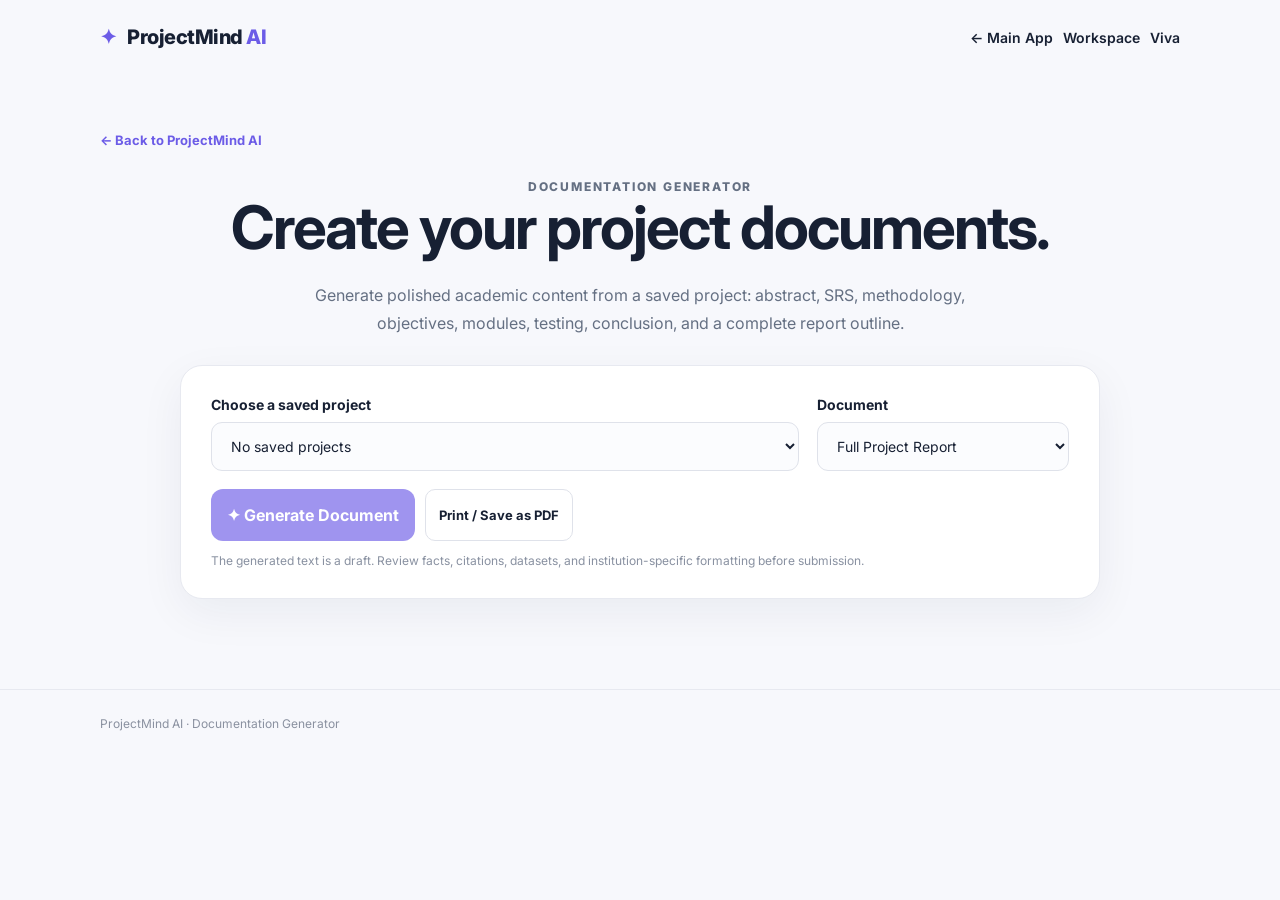
<file: frontend/documentation.html>
<!DOCTYPE html>
<html lang="en"><head><meta charset="UTF-8"><meta name="viewport" content="width=device-width,initial-scale=1.0"><meta name="description" content="Generate final-year project documentation with ProjectMind AI."><title>ProjectMind AI — Documentation Generator</title><link rel="stylesheet" href="style.css"><style>.docs{padding:55px 0 90px}.docs-card{max-width:920px;margin:auto}.docs-grid{display:grid;grid-template-columns:1.4fr .6fr;gap:18px}.docs-actions{display:flex;gap:10px;flex-wrap:wrap;margin-top:18px}.docs-output{margin-top:22px;white-space:pre-wrap;line-height:1.8;color:#4d5668}.status{font-size:13px;color:#687285;margin-top:12px}.back{display:inline-block;margin-bottom:28px;color:#6c5ce7;text-decoration:none;font-weight:700;font-size:13px}.hint{margin-top:8px;color:#8991a1;font-size:12px}@media(max-width:760px){.docs-grid{grid-template-columns:1fr}}</style></head>
<body><nav class="nav container"><div class="brand"><span class="brand-mark">✦</span> ProjectMind <span>AI</span></div><div class="nav-actions"><a class="nav-link" href="index.html">← Main App</a><a class="nav-link" href="workspace.html">Workspace</a><a class="nav-link" href="viva.html">Viva</a></div></nav>
<main class="docs container"><a class="back" href="index.html">← Back to ProjectMind AI</a><div class="section-heading"><p class="eyebrow">DOCUMENTATION GENERATOR</p><h1 style="font-size:clamp(38px,6vw,60px);letter-spacing:-2px">Create your project documents.</h1><p>Generate polished academic content from a saved project: abstract, SRS, methodology, objectives, modules, testing, conclusion, and a complete report outline.</p></div>
<div class="card docs-card"><div class="docs-grid"><div class="field"><label for="project">Choose a saved project</label><select id="project"><option>Loading saved projects...</option></select></div><div class="field"><label for="type">Document</label><select id="type"><option value="full">Full Project Report</option><option value="abstract">Abstract + Keywords</option><option value="srs">Software Requirements Specification</option><option value="methodology">Methodology Chapter</option><option value="modules">Module Descriptions</option><option value="testing">Testing Chapter</option><option value="conclusion">Conclusion + Future Scope</option></select></div></div><div class="docs-actions"><button id="generate" class="generate-btn" type="button">✦ Generate Document</button><button id="print" class="secondary-btn" type="button" disabled>Print / Save as PDF</button></div><div id="status" class="status"></div><div class="hint">The generated text is a draft. Review facts, citations, datasets, and institution-specific formatting before submission.</div></div><div id="output" class="card docs-card docs-output" hidden></div></main>
<footer class="footer"><div class="container">ProjectMind AI · Documentation Generator</div></footer>
<script>
const API='/api',KEY='projectmind_saved_projects';const select=document.getElementById('project'),type=document.getElementById('type'),generate=document.getElementById('generate'),printBtn=document.getElementById('print'),output=document.getElementById('output'),status=document.getElementById('status');let projects=[],lastTitle='';
async function api(path,options={}){const r=await fetch(API+path,{headers:{'Content-Type':'application/json'},...options});const d=await r.json().catch(()=>({}));if(!r.ok)throw Error(d.error||'Request failed');return d}function esc(v){return String(v??'').replace(/[&<>\"]/g,c=>({'&':'&amp;','<':'&lt;','>':'&gt;','"':'&quot;','\\':'&#39;'}[c]));}
function init(){try{projects=JSON.parse(localStorage.getItem(KEY)||'[]')}catch{projects=[]}select.innerHTML=projects.length?projects.map((p,i)=>`<option value="${i}">${esc(p.title)}</option>`).join(''):'<option>No saved projects</option>';if(!projects.length)generate.disabled=true}
const prompts={full:'Generate a complete academic final-year project report draft. Include Title, Abstract, Keywords, Introduction, Background, Problem Statement, Objectives, Scope, Existing System, Proposed System, Literature Review guidance, Methodology, System Architecture, Modules, Functional Requirements, Non-Functional Requirements, Technology Stack, Database Design, API Design, Implementation Approach, Testing Strategy, Results/Evaluation, Limitations, Conclusion, Future Scope, References guidance, and a chapter-wise report outline. Keep claims realistic and use placeholders where project-specific evidence is missing.',abstract:'Write a polished final-year project Abstract of 250-350 words followed by 6-8 Keywords. Explain the problem, proposed solution, major technologies, key features, evaluation approach, and outcome without inventing measured results.',srs:'Create a concise Software Requirements Specification. Include purpose, scope, stakeholders, assumptions, functional requirements, non-functional requirements, user roles, use cases, external interfaces, data requirements, constraints, security requirements, and acceptance criteria. Make requirements testable.',methodology:'Write a final-year project Methodology chapter. Cover research/problem analysis, requirements gathering, system design, architecture, data collection or dataset preparation, preprocessing if relevant, model or business logic development, frontend/backend implementation, integration, testing, evaluation metrics, deployment, and development methodology. Tailor it to the supplied project.',modules:'Describe the project modules in academic report style. For each module provide purpose, inputs, processing, outputs, main technologies, dependencies, and implementation notes. Keep modules practical for a student project.',testing:'Write a Testing chapter with test strategy, unit testing, integration testing, system testing, usability testing, security checks, sample test cases in a table-like format, expected vs actual result placeholders, evaluation metrics, defect handling, and acceptance criteria. Do not invent test results.',conclusion:'Write a strong final-year project Conclusion and Future Scope. Summarize the problem, solution, implementation, technologies, expected value, limitations, and realistic future enhancements. Do not claim results that were not provided.'};
generate.onclick=async()=>{const p=projects[Number(select.value)];if(!p)return;generate.disabled=true;printBtn.disabled=true;status.textContent='AI is preparing your document...';output.hidden=false;output.textContent='Generating document draft…';lastTitle=p.title;const prompt=`${prompts[type.value]}\n\nProject title: ${p.title}\nDescription: ${p.description}\nTechnologies: ${(p.technologies||[]).join(', ')}\nFeatures: ${(p.features||[]).join(', ')}\nRoadmap: ${(p.roadmap||[]).join(' | ')}\nAdvanced improvements: ${(p.advanced||[]).join(', ')}\n\nWrite for a final-year college student. Use clear headings and professional academic language. Do not fabricate datasets, citations, statistics, user counts, accuracy, or results.`;try{const d=await api('/mentor',{method:'POST',body:JSON.stringify({message:prompt})});output.textContent=d.reply;status.textContent='Document generated successfully.';printBtn.disabled=false}catch(e){output.textContent=e.message;status.textContent='Could not generate document.'}finally{generate.disabled=false}};
printBtn.onclick=()=>{if(!output.textContent)return;const w=window.open('','_blank');w.document.write(`<html><head><title>${esc(lastTitle)} — Project Documentation</title><style>body{font-family:Arial,sans-serif;max-width:850px;margin:40px auto;line-height:1.7;color:#222;white-space:pre-wrap}h1{font-size:24px}</style></head><body><h1>${esc(lastTitle)} — Project Documentation</h1>${esc(output.textContent)}</body></html>`);w.document.close();w.focus();w.print()};init();
</script></body></html>
</file>
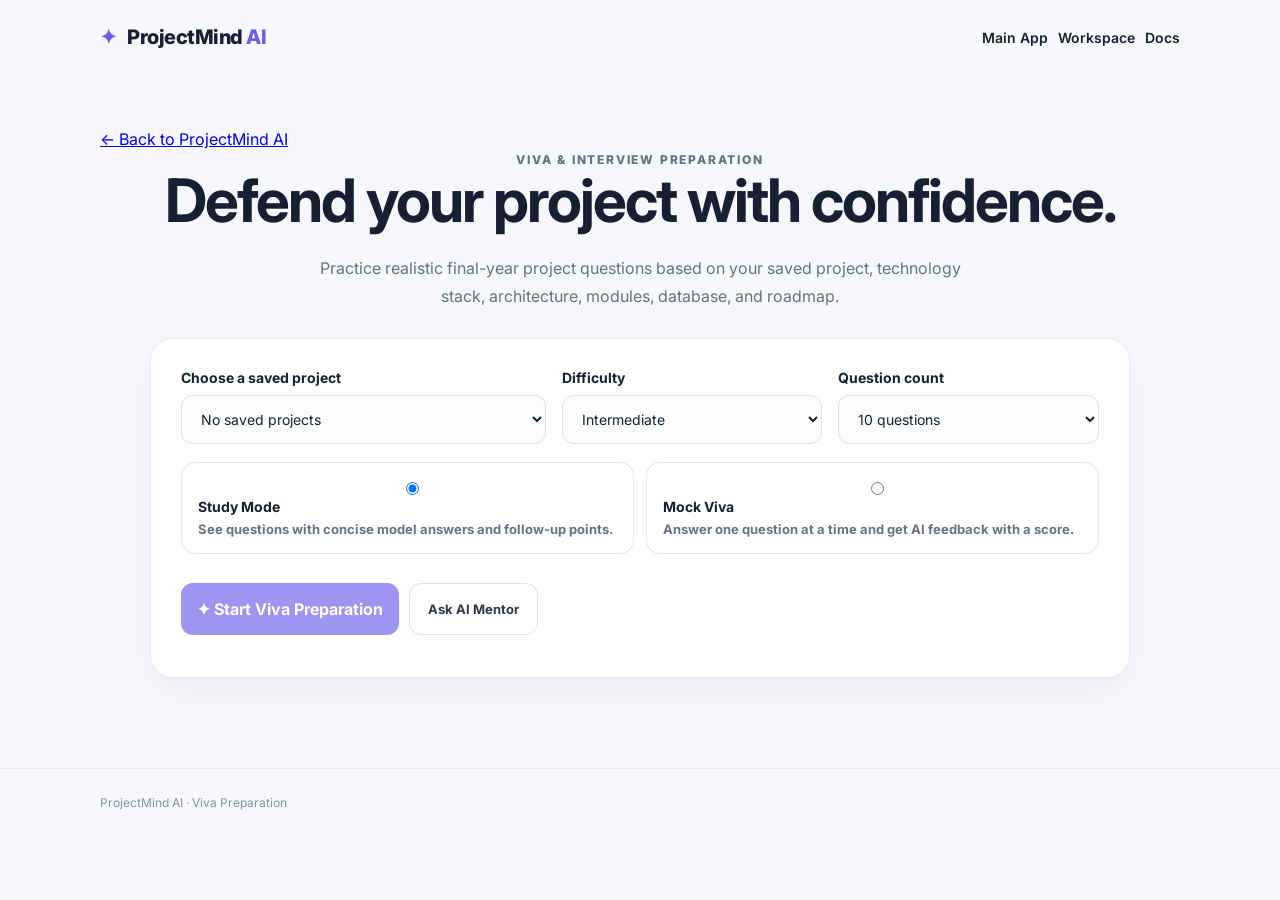
<file: frontend/viva.html>
<!DOCTYPE html>
<html lang="en"><head><meta charset="UTF-8"><meta name="viewport" content="width=device-width,initial-scale=1.0"><meta name="description" content="ProjectMind AI Viva and Interview Preparation for final-year projects."><title>ProjectMind AI — Viva Preparation</title><link rel="stylesheet" href="style.css"><style>.viva{padding:55px 0 90px}.viva-card{max-width:980px;margin:0 auto}.viva-grid{display:grid;grid-template-columns:1.4fr 1fr 1fr;gap:16px}.mode-grid{display:grid;grid-template-columns:1fr 1fr;gap:12px;margin-top:18px}.mode{border:1px solid #e4e7ee;border-radius:14px;padding:16px;cursor:pointer;background:#fff}.mode input{margin-right:8px}.mode strong{display:block;margin-bottom:5px}.mode span{font-size:13px;color:#687285}.actions{display:flex;gap:10px;flex-wrap:wrap;margin-top:20px}.secondary-btn{display:inline-flex;align-items:center;justify-content:center;padding:12px 18px;border:1px solid #dfe3eb;border-radius:12px;text-decoration:none;color:#303746;font-weight:700;background:#fff}.status{font-size:13px;color:#687285;margin-top:12px}.question-card{margin-top:22px}.question-number{font-size:12px;font-weight:800;letter-spacing:.08em;text-transform:uppercase;color:#6c5ce7}.question{font-size:23px;line-height:1.4;margin:8px 0 18px;color:#202533}.answer{white-space:pre-wrap;line-height:1.7;color:#4d5668}.question-actions{display:flex;gap:10px;flex-wrap:wrap;margin-top:18px}.mock-answer{width:100%;min-height:150px;resize:vertical;padding:14px;border:1px solid #dfe3eb;border-radius:12px;font:inherit}@media(max-width:820px){.viva-grid{grid-template-columns:1fr}.mode-grid{grid-template-columns:1fr}}</style></head>
<body><nav class="nav container"><div class="brand"><span class="brand-mark">✦</span> ProjectMind <span>AI</span></div><div class="nav-actions"><a class="nav-link" href="index.html">Main App</a><a class="nav-link" href="workspace.html">Workspace</a><a class="nav-link" href="documentation.html">Docs</a></div></nav>
<main class="viva container"><a class="back" href="index.html">← Back to ProjectMind AI</a><div class="section-heading"><p class="eyebrow">VIVA & INTERVIEW PREPARATION</p><h1 style="font-size:clamp(38px,6vw,60px);letter-spacing:-2px">Defend your project with confidence.</h1><p>Practice realistic final-year project questions based on your saved project, technology stack, architecture, modules, database, and roadmap.</p></div><div class="card viva-card"><div class="viva-grid"><div class="field"><label for="project">Choose a saved project</label><select id="project"><option>Loading saved projects...</option></select></div><div class="field"><label for="difficulty">Difficulty</label><select id="difficulty"><option>Beginner</option><option selected>Intermediate</option><option>Advanced</option></select></div><div class="field"><label for="count">Question count</label><select id="count"><option value="5">5 questions</option><option value="10" selected>10 questions</option><option value="15">15 questions</option></select></div></div><div class="mode-grid"><label class="mode"><input type="radio" name="mode" value="study" checked><strong>Study Mode</strong><span>See questions with concise model answers and follow-up points.</span></label><label class="mode"><input type="radio" name="mode" value="mock"><strong>Mock Viva</strong><span>Answer one question at a time and get AI feedback with a score.</span></label></div><div class="actions"><button id="start" class="generate-btn" type="button">✦ Start Viva Preparation</button><a class="secondary-btn" href="index.html#mentor">Ask AI Mentor</a></div><div id="status" class="status"></div></div><div id="study" class="viva-card" hidden></div><div id="mock" class="viva-card" hidden></div></main>
<footer class="footer"><div class="container">ProjectMind AI · Viva Preparation</div></footer>
<script>
const API='/api',KEY='projectmind_saved_projects';const projectSelect=document.getElementById('project'),difficulty=document.getElementById('difficulty'),count=document.getElementById('count'),start=document.getElementById('start'),status=document.getElementById('status'),study=document.getElementById('study'),mock=document.getElementById('mock');let projects=[],questions=[],current=0;
async function api(path,options={}){const r=await fetch(API+path,{headers:{'Content-Type':'application/json'},...options});const d=await r.json().catch(()=>({}));if(!r.ok)throw Error(d.error||'Request failed');return d}function esc(v){return String(v??'').replace(/[&<>\"]/g,c=>({'&':'&amp;','<':'&lt;','>':'&gt;','"':'&quot;','\\':'&#39;'}[c]));}
function init(){try{projects=JSON.parse(localStorage.getItem(KEY)||'[]')}catch{projects=[]}projectSelect.innerHTML=projects.length?projects.map((p,i)=>`<option value="${i}">${esc(p.title)}</option>`).join(''):'<option>No saved projects</option>';if(!projects.length)start.disabled=true}
function projectContext(p){return `Project title: ${p.title}\nDescription: ${p.description||''}\nTechnologies: ${(p.technologies||[]).join(', ')}\nFeatures: ${(p.features||[]).join(', ')}\nRoadmap: ${(p.roadmap||[]).join(', ')}\nImprovements: ${(p.advanced||p.improvements||[]).join(', ')}`}
async function generateStudy(p){const prompt=`You are a final-year project viva examiner. Create ${count.value} realistic viva/interview questions for this student project at ${difficulty.value} difficulty. ${projectContext(p)}\nReturn each question in this exact format:\nQUESTION 1: <question>\nMODEL ANSWER: <concise answer a student can explain>\nFOLLOW-UP: <one likely follow-up question and the key point to mention>\nRepeat for every question. Cover problem statement, motivation, architecture, modules, technologies, database, AI/ML logic when relevant, security, testing, deployment, limitations, and future scope. Do not invent results or claims not supported by the project.`;const d=await api('/mentor',{method:'POST',body:JSON.stringify({message:prompt})});return d.reply||''}
function parseStudy(text){const blocks=text.split(/(?=QUESTION\s*\d+\s*:)/i).filter(Boolean);return blocks.length?blocks:[text]}
function renderStudy(text){const blocks=parseStudy(text);study.innerHTML=`<div class="card question-card"><div class="question-number">Study Mode · ${blocks.length} sections</div>${blocks.map((b,i)=>`<div class="answer" style="margin-top:22px"><strong>Question ${i+1}</strong><div>${esc(b.trim())}</div></div>`).join('')}</div>`;study.hidden=false}
async function startMock(p){const prompt=`Create exactly ${count.value} final-year project viva questions for a ${difficulty.value} mock viva. ${projectContext(p)}\nReturn ONLY the questions, one per line, numbered 1 to ${count.value}. Make them progressively challenging and cover architecture, implementation, database, testing, deployment, limitations and future scope.`;const d=await api('/mentor',{method:'POST',body:JSON.stringify({message:prompt})});questions=(d.reply||'').split(/\n+/).map(x=>x.replace(/^\s*\d+[.)-]\s*/,'').trim()).filter(Boolean).slice(0,Number(count.value));if(!questions.length)questions=['Explain your project, its main problem, and why you selected this solution.'];current=0;renderMockQuestion()}
function renderMockQuestion(){mock.innerHTML=`<div class="card question-card"><div class="question-number">Mock Viva · Question ${current+1} of ${questions.length}</div><div class="question">${esc(questions[current])}</div><textarea id="answer" class="mock-answer" placeholder="Type your answer as if you are speaking to the examiner..."></textarea><div class="question-actions"><button id="evaluate" class="generate-btn" type="button">Evaluate Answer</button></div><div id="review"></div></div>`;mock.hidden=false;document.getElementById('evaluate').onclick=evaluateAnswer}
async function evaluateAnswer(){const input=document.getElementById('answer'),review=document.getElementById('review');if(!input.value.trim()){input.focus();return}const p=projects[Number(projectSelect.value)];const prompt=`Act as a strict but helpful final-year viva examiner. Evaluate this student's answer for the project below. Project: ${projectContext(p)}\nQuestion: ${questions[current]}\nStudent answer: ${input.value}\nReturn exactly: SCORE: <0-10>\nSTRENGTHS: <2 short points>\nMISSING POINTS: <2 short points>\nIDEAL ANSWER: <concise model answer>\nTIP: <one improvement tip>`;review.innerHTML='<div class="status">Evaluating your answer...</div>';try{const d=await api('/mentor',{method:'POST',body:JSON.stringify({message:prompt})});review.innerHTML=`<div class="answer" style="margin-top:20px">${esc(d.reply||'No feedback returned.')}</div><div class="question-actions">${current<questions.length-1?'<button id="next" class="generate-btn" type="button">Next Question →</button>':'<button id="finish" class="generate-btn" type="button">Finish Mock Viva</button>'}</div>`;if(current<questions.length-1)document.getElementById('next').onclick=()=>{current++;renderMockQuestion()};else document.getElementById('finish').onclick=()=>{review.innerHTML+='<p class="status">Mock viva complete. Review the feedback above and practice the weak areas again.</p>'}}catch(e){review.innerHTML=`<div class="status">${esc(e.message)}</div>`}}
start.onclick=async()=>{const p=projects[Number(projectSelect.value)];if(!p)return;start.disabled=true;status.textContent='Preparing your viva...';study.hidden=true;mock.hidden=true;try{const mode=document.querySelector('input[name="mode"]:checked').value;if(mode==='study'){const text=await generateStudy(p);renderStudy(text)}else await startMock(p);status.textContent='Viva preparation is ready.'}catch(e){status.textContent=e.message}finally{start.disabled=false}};init();
</script></body></html>
</file>
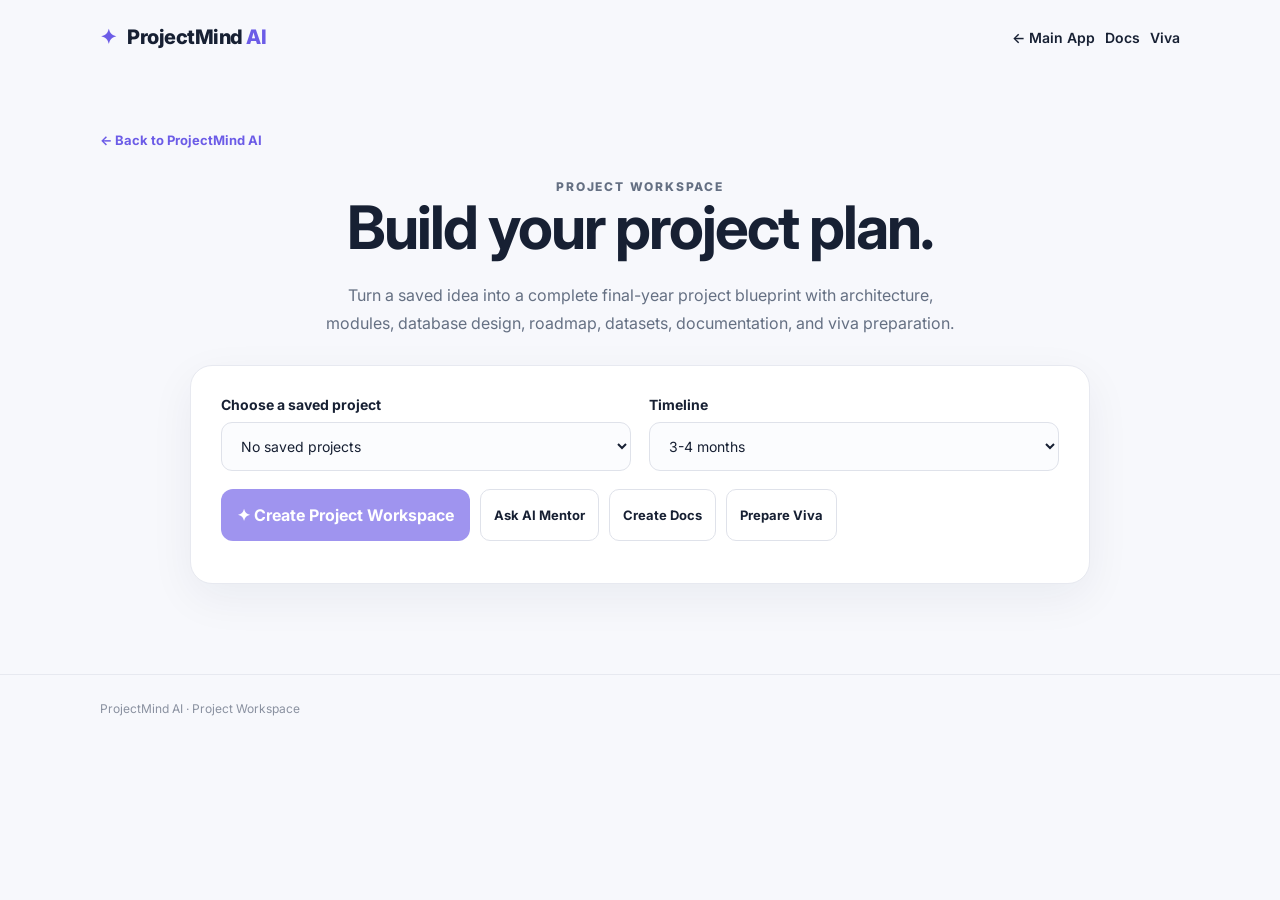
<file: frontend/workspace.html>
<!DOCTYPE html>
<html lang="en">
<head>
<meta charset="UTF-8"><meta name="viewport" content="width=device-width,initial-scale=1.0">
<title>ProjectMind AI — Project Workspace</title><link rel="stylesheet" href="style.css">
<style>.workspace{padding:55px 0 90px}.workspace-card{max-width:900px;margin:auto}.workspace-grid{display:grid;grid-template-columns:1fr 1fr;gap:18px}.workspace-output{margin-top:22px;white-space:pre-wrap;line-height:1.75;color:#4d5668}.workspace-actions{display:flex;gap:10px;flex-wrap:wrap;margin-top:18px}.status{font-size:13px;color:#687285;margin-top:12px}.back{display:inline-block;margin-bottom:28px;color:#6c5ce7;text-decoration:none;font-weight:700;font-size:13px}@media(max-width:760px){.workspace-grid{grid-template-columns:1fr}}</style>
</head>
<body>
<nav class="nav container"><div class="brand"><span class="brand-mark">✦</span> ProjectMind <span>AI</span></div><div class="nav-actions"><a class="nav-link" href="index.html">← Main App</a><a class="nav-link" href="documentation.html">Docs</a><a class="nav-link" href="viva.html">Viva</a></div></nav>
<main class="workspace container"><a class="back" href="index.html">← Back to ProjectMind AI</a><div class="section-heading"><p class="eyebrow">PROJECT WORKSPACE</p><h1 style="font-size:clamp(38px,6vw,60px);letter-spacing:-2px">Build your project plan.</h1><p>Turn a saved idea into a complete final-year project blueprint with architecture, modules, database design, roadmap, datasets, documentation, and viva preparation.</p></div>
<div class="card workspace-card"><div class="workspace-grid"><div class="field"><label for="project">Choose a saved project</label><select id="project"><option>Loading saved projects...</option></select></div><div class="field"><label for="duration">Timeline</label><select id="duration"><option>1-2 months</option><option selected>3-4 months</option><option>5-6 months</option></select></div></div><div class="workspace-actions"><button id="build" class="generate-btn" type="button">✦ Create Project Workspace</button><a class="secondary-btn" href="index.html#mentor">Ask AI Mentor</a><a class="secondary-btn" href="documentation.html">Create Docs</a><a class="secondary-btn" href="viva.html">Prepare Viva</a></div><div id="status" class="status"></div></div><div id="output" class="card workspace-card workspace-output" hidden></div></main>
<footer class="footer"><div class="container">ProjectMind AI · Project Workspace</div></footer>
<script>
const API='/api',KEY='projectmind_saved_projects';const select=document.getElementById('project'),build=document.getElementById('build'),output=document.getElementById('output'),status=document.getElementById('status');let projects=[];
async function api(path,options={}){const r=await fetch(API+path,{headers:{'Content-Type':'application/json'},...options});const d=await r.json().catch(()=>({}));if(!r.ok)throw Error(d.error||'Request failed');return d}
function esc(v){return String(v??'').replace(/[&<>\"]/g,c=>({'&':'&amp;','<':'&lt;','>':'&gt;','"':'&quot;','\\':'&#39;'}[c]));}
function init(){try{projects=JSON.parse(localStorage.getItem(KEY)||'[]')}catch{projects=[]}select.innerHTML=projects.length?projects.map((p,i)=>`<option value="${i}">${esc(p.title)}</option>`).join(''):'<option>No saved projects</option>';if(!projects.length)build.disabled=true}
build.onclick=async()=>{const p=projects[Number(select.value)];if(!p)return;build.disabled=true;status.textContent='AI is creating your workspace...';output.hidden=false;output.textContent='Building your project blueprint…';const prompt=`Create a complete final-year project workspace for this project. Project title: ${p.title}. Description: ${p.description}. Technologies: ${(p.technologies||[]).join(', ')}. Features: ${(p.features||[]).join(', ')}. Timeline: ${document.getElementById('duration').value}. Return a practical blueprint with exactly these sections: 1. Project Objective 2. Problem Statement 3. System Architecture 4. Modules 5. Database Schema 6. API Plan 7. Dataset/Data Sources 8. Week-by-Week Roadmap 9. Testing Plan 10. Documentation Chapters 11. Viva Questions 12. Future Enhancements. Use concise bullet points and make it realistic for a student.`;try{const d=await api('/mentor',{method:'POST',body:JSON.stringify({message:prompt})});output.textContent=d.reply;status.textContent='Workspace created successfully.'}catch(e){output.textContent=e.message;status.textContent='Could not create workspace.'}finally{build.disabled=false}};init();
</script></body></html>
</file>
<file: frontend/style.css>
@import url('https://fonts.googleapis.com/css2?family=Inter:wght@400;500;600;700;800&display=swap');
* { box-sizing: border-box; }
html { scroll-behavior: smooth; }
body { margin: 0; font-family: Inter, Arial, sans-serif; background: #f7f8fc; color: #172033; }
.container { width: min(1080px, 92%); margin: 0 auto; }
.nav { height: 74px; display: flex; align-items: center; justify-content: space-between; }
.brand { font-size: 20px; font-weight: 800; letter-spacing: -.5px; }
.brand span:last-child, .brand-mark { color: #6c5ce7; }
.brand-mark { margin-right: 7px; }
.nav-actions { display: flex; align-items: center; gap: 10px; }
.nav-link { text-decoration: none; color: #172033; font-weight: 600; font-size: 14px; }
.nav-button, .save-btn, .secondary-btn { border: 1px solid #dfe2ea; background: white; color: #172033; border-radius: 10px; padding: 9px 13px; font: inherit; font-size: 13px; font-weight: 700; cursor: pointer; }
.nav-button span { display: inline-block; min-width: 20px; margin-left: 4px; padding: 2px 6px; border-radius: 999px; background: #eeeafd; color: #6c5ce7; }
.nav-button:hover, .secondary-btn:hover, .save-btn:hover { border-color: #a99cff; }
.hero { min-height: 520px; display: grid; grid-template-columns: 1.2fr .8fr; gap: 70px; align-items: center; padding: 65px 0 80px; }
.hero-copy { min-width: 0; }
.eyebrow { color: #6c5ce7; font-size: 12px; font-weight: 800; letter-spacing: 1.8px; margin: 0 0 15px; }
h1 { font-size: clamp(42px, 6vw, 68px); line-height: 1.03; letter-spacing: -3px; margin: 0 0 22px; }
h1 span { color: #6c5ce7; }
.hero-text, .section-heading p { color: #657083; line-height: 1.75; max-width: 650px; }
.hero-points { display: flex; gap: 18px; flex-wrap: wrap; margin-top: 26px; font-size: 13px; font-weight: 600; color: #495467; }
.hero-actions { display: flex; align-items: center; gap: 12px; margin-top: 28px; flex-wrap: wrap; }
.hero-cta { display: inline-flex; align-items: center; justify-content: center; text-decoration: none; width: auto; padding: 13px 18px; }
.hero-cta span { margin-left: 8px; }
.secondary-btn { display: inline-flex; align-items: center; text-decoration: none; }
.hero-card { background: #1c2030; color: white; border-radius: 28px; padding: 38px; min-height: 300px; display: flex; flex-direction: column; justify-content: flex-end; box-shadow: 0 24px 60px rgba(25,29,45,.18); }
.hero-card .sparkle { font-size: 38px; color: #a99cff; margin-bottom: auto; }
.hero-card h2 { font-size: 28px; margin: 0 0 12px; letter-spacing: -1px; }
.hero-card p { color: #b8becd; line-height: 1.6; }
.hero-mini-stats { display: grid; grid-template-columns: repeat(3,1fr); gap: 8px; margin-top: 20px; }
.hero-mini-stats div { padding: 12px 10px; border: 1px solid rgba(255,255,255,.12); border-radius: 12px; background: rgba(255,255,255,.05); }
.hero-mini-stats strong, .hero-mini-stats span { display: block; }
.hero-mini-stats strong { font-size: 20px; }
.hero-mini-stats span { color: #aeb5c5; font-size: 11px; margin-top: 3px; }
.steps-section { padding: 10px 0 70px; }
.steps-grid { display: grid; grid-template-columns: repeat(3,1fr); gap: 18px; }
.step-card { background: white; border: 1px solid #e7e9f0; border-radius: 18px; padding: 24px; box-shadow: 0 10px 35px rgba(25,35,60,.04); }
.step-card > span { display: inline-flex; align-items: center; justify-content: center; width: 38px; height: 38px; border-radius: 11px; background: #eeeafd; color: #6c5ce7; font-size: 12px; font-weight: 800; }
.step-card h3 { margin: 18px 0 8px; font-size: 17px; }
.step-card p { color: #687285; line-height: 1.65; font-size: 13px; margin: 0; }
.generator { padding: 35px 0 70px; }
.section-heading { text-align: center; margin-bottom: 28px; }
.section-heading h2 { font-size: 34px; letter-spacing: -1.5px; margin: 0 0 8px; }
.section-heading p { margin: 0 auto; }
.card { background: white; border: 1px solid #e7e9f0; border-radius: 22px; padding: 30px; box-shadow: 0 14px 45px rgba(25,35,60,.06); }
.form-grid, .profile-form { display: grid; grid-template-columns: 1fr 1fr; gap: 20px; }
.field.full { grid-column: 1 / -1; }
label { display: block; font-size: 14px; font-weight: 700; margin-bottom: 9px; }
input, select { width: 100%; border: 1px solid #dfe2ea; background: #fbfcfe; border-radius: 11px; padding: 14px 15px; font: inherit; font-size: 14px; color: #172033; outline: none; }
input:focus, select:focus { border-color: #8d81ef; box-shadow: 0 0 0 3px rgba(108,92,231,.1); }
input:disabled { color: #8991a1; background: #f2f3f7; }
small { display: block; color: #8991a1; margin-top: 7px; font-size: 12px; }
.generate-btn { grid-column: 1 / -1; border: 0; border-radius: 12px; padding: 16px; background: #6c5ce7; color: white; font: inherit; font-weight: 700; cursor: pointer; }
.generate-btn:hover { filter: brightness(.96); }
.generate-btn:disabled { opacity: .65; cursor: wait; }
.results-section { padding-bottom: 70px; }
.results { display: grid; gap: 20px; }
.project { background: white; border: 1px solid #e7e9f0; border-radius: 20px; padding: 28px; box-shadow: 0 10px 35px rgba(25,35,60,.05); }
.project-top, .comparison-head { display: flex; align-items: flex-start; justify-content: space-between; gap: 18px; }
.project h2 { margin: 0 0 10px; font-size: 25px; }
.project h3 { font-size: 14px; margin: 22px 0 8px; color: #4d5668; }
.project p { color: #687285; line-height: 1.65; }
.project ul, .project ol { color: #4d5668; line-height: 1.8; margin-top: 6px; }
.save-btn { margin-top: -4px; white-space: nowrap; }
.save-btn.saved { background: #eeeafd; color: #5d50c8; border-color: #d8d2ff; }
.saved-section, .profile-section { padding-bottom: 80px; }
.saved-grid { display: grid; grid-template-columns: repeat(3,1fr); gap: 18px; }
.saved-card { background: white; border: 1px solid #e7e9f0; border-radius: 18px; padding: 22px; box-shadow: 0 10px 35px rgba(25,35,60,.05); }
.saved-card h3 { margin: 0 0 10px; font-size: 18px; }
.saved-card p { color: #687285; line-height: 1.6; font-size: 13px; }
.saved-actions { display: flex; gap: 8px; margin-top: 18px; }
.empty-state { color: #687285; text-align: center; }
.comparison { padding: 28px; }
.comparison-head h2 { margin: 0 0 8px; }
.comparison-grid { display: grid; grid-template-columns: repeat(3,1fr); gap: 18px; margin-top: 22px; }
.comparison-card { border: 1px solid #e7e9f0; border-radius: 16px; padding: 20px; background: #fbfcfe; }
.comparison-card h3 { margin: 0 0 10px; font-size: 18px; }
.comparison-card p { color: #687285; line-height: 1.6; font-size: 13px; }
.comparison-card strong { display: block; margin-top: 16px; font-size: 13px; color: #4d5668; }
.comparison-card ul, .comparison-card ol { color: #687285; font-size: 13px; line-height: 1.6; padding-left: 20px; }
.mentor-section { padding-bottom: 80px; }
.mentor-card { max-width: 900px; margin: 0 auto; }
.mentor-messages { min-height: 180px; max-height: 420px; overflow-y: auto; display: grid; gap: 12px; padding: 4px; }
.mentor-welcome { display: grid; gap: 7px; padding: 22px; border: 1px dashed #dfe2ea; border-radius: 16px; color: #687285; }
.mentor-welcome strong { color: #4d5668; }
.mentor-message { max-width: 82%; padding: 13px 15px; border-radius: 14px; line-height: 1.6; font-size: 14px; white-space: pre-wrap; }
.user-message { justify-self: end; background: #eeeafd; color: #40379b; }
.assistant-message { justify-self: start; background: #f2f3f7; color: #4d5668; }
.mentor-form { display: grid; grid-template-columns: 1fr auto; gap: 10px; margin-top: 18px; }
.mentor-form .generate-btn { grid-column: auto; padding: 0 20px; }
.mentor-prompts { display: flex; gap: 8px; flex-wrap: wrap; margin-top: 12px; }
.mentor-prompts button { border: 1px solid #dfe2ea; background: white; color: #5d50c8; border-radius: 999px; padding: 8px 11px; font: inherit; font-size: 12px; cursor: pointer; }
.mentor-prompts button:hover { border-color: #a99cff; }
.modal { position: fixed; inset: 0; background: rgba(17,21,32,.58); display: grid; place-items: center; padding: 20px; z-index: 10; }
.modal[hidden] { display: none; }
.modal-card { width: min(430px,100%); background: white; border-radius: 22px; padding: 30px; position: relative; box-shadow: 0 25px 80px rgba(0,0,0,.2); }
.modal-card h2 { margin: 0 0 22px; font-size: 28px; }
.modal-card form { display: grid; gap: 16px; }
.modal-close { position: absolute; top: 14px; right: 16px; border: 0; background: transparent; font-size: 28px; color: #687285; cursor: pointer; }
.text-button { margin-top: 16px; border: 0; background: transparent; color: #6c5ce7; font: inherit; font-size: 13px; font-weight: 700; cursor: pointer; }
.auth-message { min-height: 18px; margin-top: 12px; color: #b42318; font-size: 13px; }
.error { color: #b42318; background: #fff5f4; border-color: #ffd5d0; }
.footer { border-top: 1px solid #e7e9f0; padding: 26px 0; color: #8a91a0; font-size: 12px; }
@media (max-width:850px) { .hero { grid-template-columns:1fr; gap:30px; padding-top:40px; } .saved-grid,.comparison-grid,.steps-grid { grid-template-columns:1fr; } }
@media (max-width:760px) { .nav-actions { gap:6px; } .nav-link { display:none; } h1 { letter-spacing:-2px; } .hero-card { min-height:240px; } .form-grid,.profile-form { grid-template-columns:1fr; } .field.full,.generate-btn { grid-column:auto; } .project-top,.comparison-head { flex-direction:column; } .save-btn { margin-top:0; } .mentor-form { grid-template-columns:1fr; } .mentor-form .generate-btn { width:100%; } }
</file>
